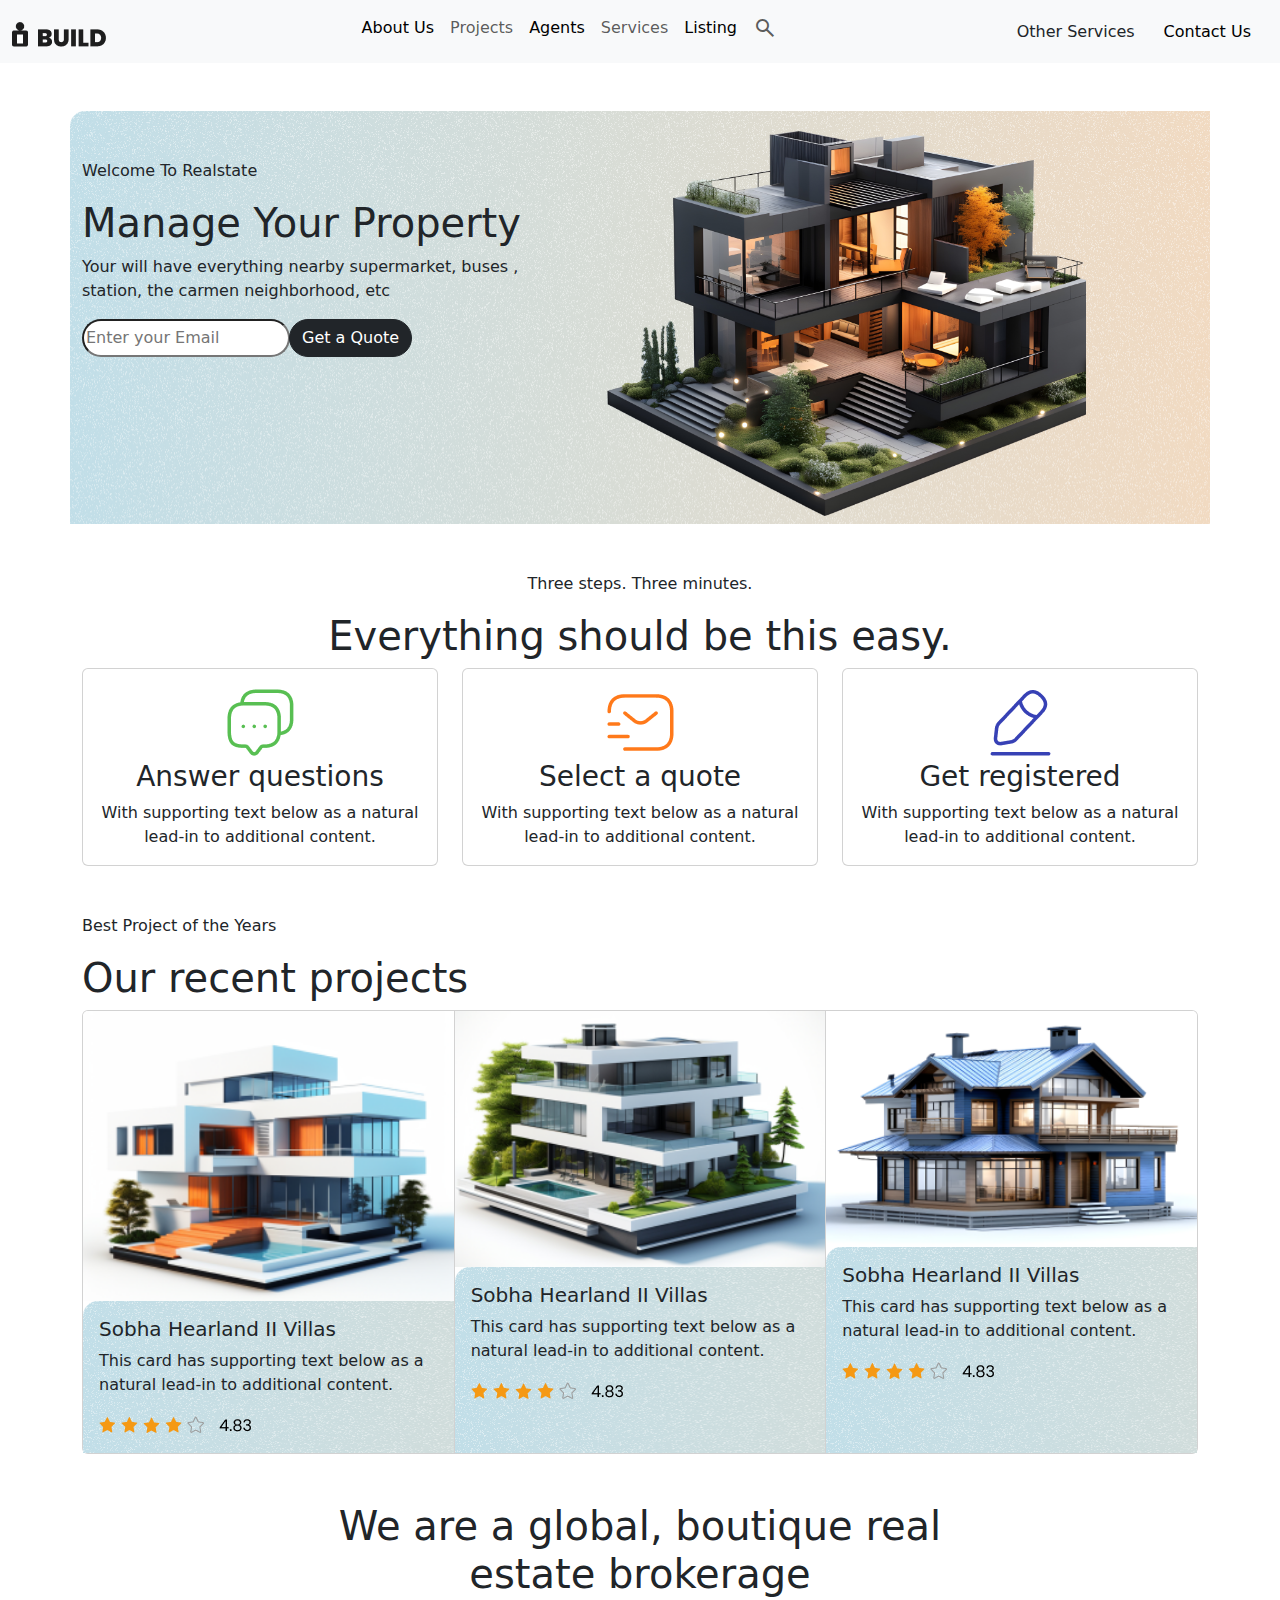
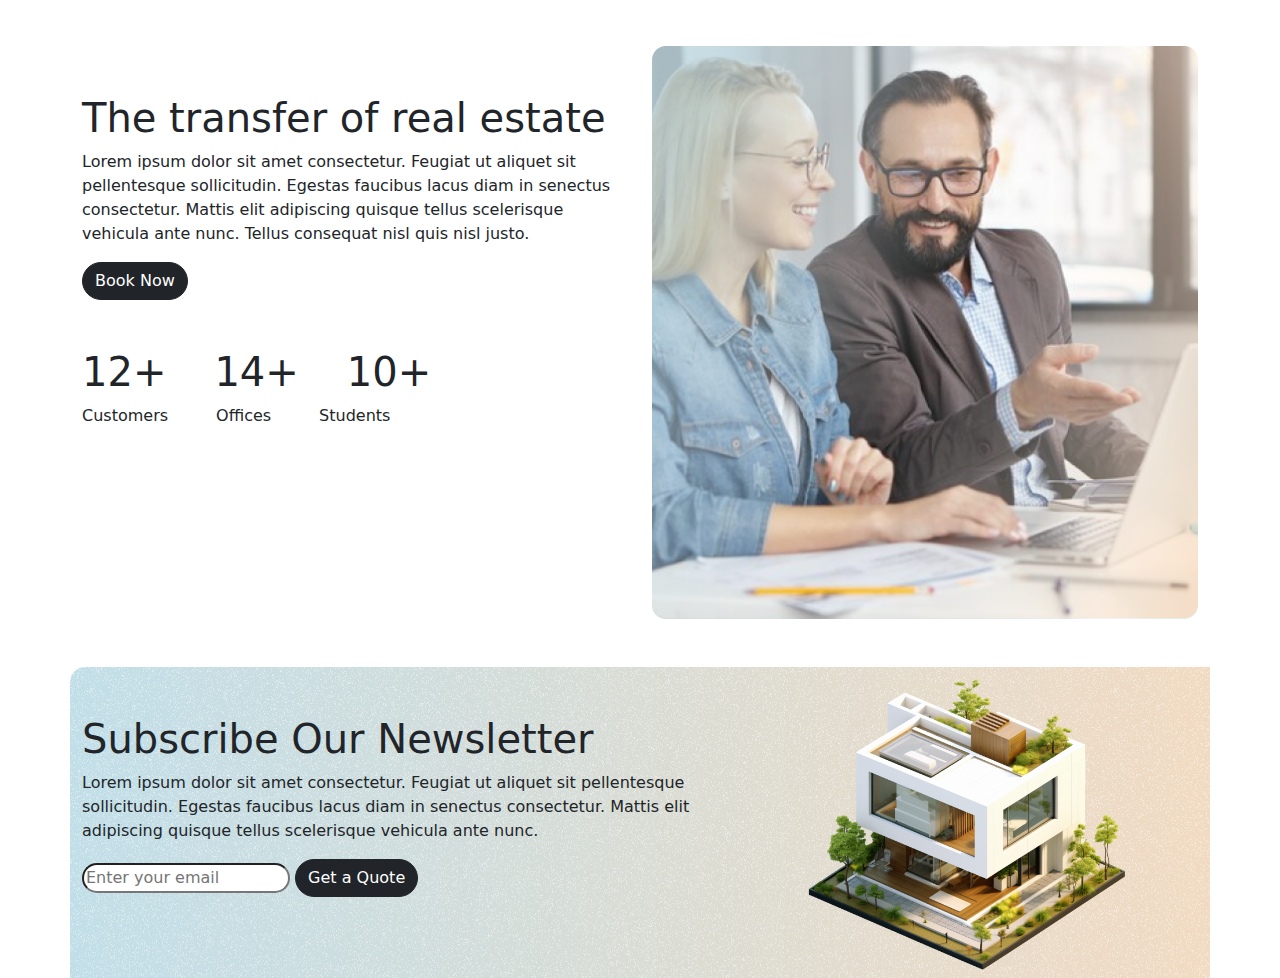
<file: index.html>
<!DOCTYPE html>
<html lang="en">

<head>
  <meta charset="UTF-8">
  <meta name="viewport" content="width=device-width, initial-scale=1.0">
  <title>Document</title>
  <link rel="stylesheet" href="./bootstrap-5.3.3-dist/css/bootstrap.min.css">
  <link rel="stylesheet"
    href="https://fonts.googleapis.com/css2?family=Material+Symbols+Outlined:opsz,wght,FILL,GRAD@20..48,100..700,0..1,-50..200" />
  <link rel="stylesheet" href="./style.css">
</head>

<body>
  <!-- nav-start.................... -->
  <nav class="navbar navbar-expand-lg bg-body-tertiary">
    <div class="container-fluid">
      <a class="navbar-brand" href="#"><img src="./img/logo.png" alt=""></a>
      <button class="navbar-toggler" type="button" data-bs-toggle="collapse" data-bs-target="#navbarSupportedContent"
        aria-controls="navbarSupportedContent" aria-expanded="false" aria-label="Toggle navigation">
        <span class="navbar-toggler-icon"></span>
      </button>
      <div class="collapse navbar-collapse" id="navbarSupportedContent">
        <ul class="navbar-nav me-auto mb-2 mb-lg-0 mx-auto">
          <li class="nav-item">
            <a class="nav-link active" aria-current="page" href="#">About Us</a>
          </li>
          <li class="nav-item">
            <a class="nav-link" href="#">Projects</a>
          </li>
          <li class="nav-item">
            <a class="nav-link active" aria-current="page" href="#">Agents</a>
          </li>
          <li class="nav-item">
            <a class="nav-link" href="#">Services</a>
          </li>
          <li class="nav-item">
            <a class="nav-link active" aria-current="page" href="#">Listing</a>
          </li>
          <li class="nav-item">
            <a class="nav-link" href="#"><span class="material-symbols-outlined">
                search
              </span></a>
          </li>

        </ul>

        <a class="nav-link active me-3" aria-current="page" href="#">Other Services</a>
        <button type="button" class="btn btn-light rounded-pill me-1">Contact Us</button>

      </div>
    </div>
  </nav>
  <!-- nav-close....................... -->

  <div class="container sec ">
    <div class="row align-items-start mt-5">
      <div class="col-sm-12 col-md-5 col-lg-5 tx mt-5">
        <p>Welcome To Realstate</p>
        <h1>Manage Your Property</h1>
        <p>Your will have everything nearby supermarket, buses , station, the carmen neighborhood, etc
        </p>
        <div class="btn-group " role="group" aria-label="Basic example">
          <input type="text" class="rounded-pill" id="" placeholder="Enter your Email">
          <button type="button" class="btn btn-dark rounded-pill">Get a Quote</button>

        </div>
      </div>
      <div class="col-sm-12 col-md-7 col-lg-7">
        <img src="./img/ghr1.png" alt="" class="w-75 ms-5">
      </div>

    </div>
  </div>
  <!-- sec-one-close.......................... -->
  <div class="container text-center mt-5">

    <p>Three steps. Three minutes.</p>
    <h1>Everything should be this easy.</h1>
    <div class="row">
      <div class="col-sm-4 mb-3 mb-sm-0">
        <div class="card">
          <div class="card-body">
            <img src="./img/messages.png" alt="">
            <h3 class="card-title">Answer questions</h3>
            <p class="card-text">With supporting text below as a natural lead-in to additional content.</p>

          </div>
        </div>
      </div>
      <div class="col-sm-4">
        <div class="card">
          <div class="card-body">
            <img src="./img/orangem.png" alt="">
            <h3 class="card-title">Select a quote</h3>
            <p class="card-text">With supporting text below as a natural lead-in to additional content.</p>

          </div>
        </div>
      </div>
      <div class="col-sm-4">
        <div class="card">
          <div class="card-body">
            <img src="./img/pencil.png" alt="">
            <h3 class="card-title">Get registered</h3>
            <p class="card-text">With supporting text below as a natural lead-in to additional content.</p>

          </div>
        </div>
      </div>
    </div>
  </div>
  <!-- sec-two-close................... -->
  <div class="container mt-5">
    <p>Best Project of the Years</p>
    <h1>Our recent projects</h1>
    <div class="card-group">
      <div class="card">
        <img src="./img/cardghr2.png" class="card-img-top" alt="...">
        <div class="card-body cardimg">
          <h5 class="card-title">Sobha Hearland II Villas</h5>
          <p class="card-text">This card has supporting text below as a natural lead-in to additional content.</p>
          <img src="./img/star.png" alt="">
        </div>
      </div>
      <div class="card">
        <img src="./img/cardghr3.png" class="card-img-top " alt="...">
        <div class="card-body cardimg">
          <h5 class="card-title">Sobha Hearland II Villas</h5>
          <p class="card-text">This card has supporting text below as a natural lead-in to additional content.</p>
          <img src="./img/star.png" alt="">
        </div>
      </div>
      <div class="card">
        <img src="./img/ghar3.png" class="card-img-top w-100" alt="...">
        <div class="card-body cardimg">
          <h5 class="card-title">Sobha Hearland II Villas</h5>
          <p class="card-text">This card has supporting text below as a natural lead-in to additional content.</p>
          <img src="./img/star.png" alt="">
        </div>
      </div>
    </div>
  </div>
  <!-- admi-sec........................ -->

  <div class="container mt-5">
    <h1 class="text-center">We are a global, boutique real <br> estate brokerage</h1>
    <div class="row align-items-start mt-5">
      <div class="col-sm-12 col-md-6 col-lg-6 mt-5">
        <h1>The transfer of real estate</h1>
        <p>Lorem ipsum dolor sit amet consectetur. Feugiat ut aliquet sit pellentesque sollicitudin. Egestas faucibus
          lacus diam in senectus consectetur. Mattis elit adipiscing quisque tellus scelerisque vehicula ante nunc.
          Tellus consequat nisl quis nisl justo.</p>
        <button type="button" class="btn btn-dark rounded-pill">Book Now</button>
        <div class="two d-flex mt-5">
          <h1>12+</h1>
          <h1 class="ms-5">14+</h1>
          <h1 class="ms-5">10+</h1>
        </div>
        <div class="two d-flex">
          <p> Customers</p>
          <p class="ms-5">Offices</p>
          <p class="ms-5">Students</p>
        </div>


      </div>
      <div class="col-sm-12 col-md-6 col-lg-6">
        <img src="./img/admi.png" alt="" class="img-fluid">
      </div>

    </div>
  </div>
  <!-- last-sec......................... -->
  <div class="container sec ">
    <div class="row align-items-start mt-5">
      <div class="col-sm-12 col-md-7 col-lg-7 tx mt-5">

        <h1>Subscribe Our Newsletter</h1>
        <p>Lorem ipsum dolor sit amet consectetur. Feugiat ut aliquet sit pellentesque sollicitudin. Egestas faucibus
          lacus diam in senectus consectetur. Mattis elit adipiscing quisque tellus scelerisque vehicula ante nunc.
        </p>
        <input type="text" name="" id="" placeholder="Enter your email" class="rounded-pill">
        <button type="button" class="btn btn-dark rounded-pill">Get a Quote</button>

      </div>
      <div class="col-sm-12 col-md-5 col-lg-5">
        <img src="./img/lastghr.png" alt="" class="w-75 ms-5">
      </div>

    </div>
  </div>




 <script src="./bootstrap-5.3.3-dist/js/bootstrap.min.js"></script>
</body>

</html>
</file>
<file: style.css>
.sec{
    background-image: url(./img/Rectangle\ 14.png);
}
.cardimg{
    background-image: url(./img/Rectangle\ 14.png);
}
</file>
